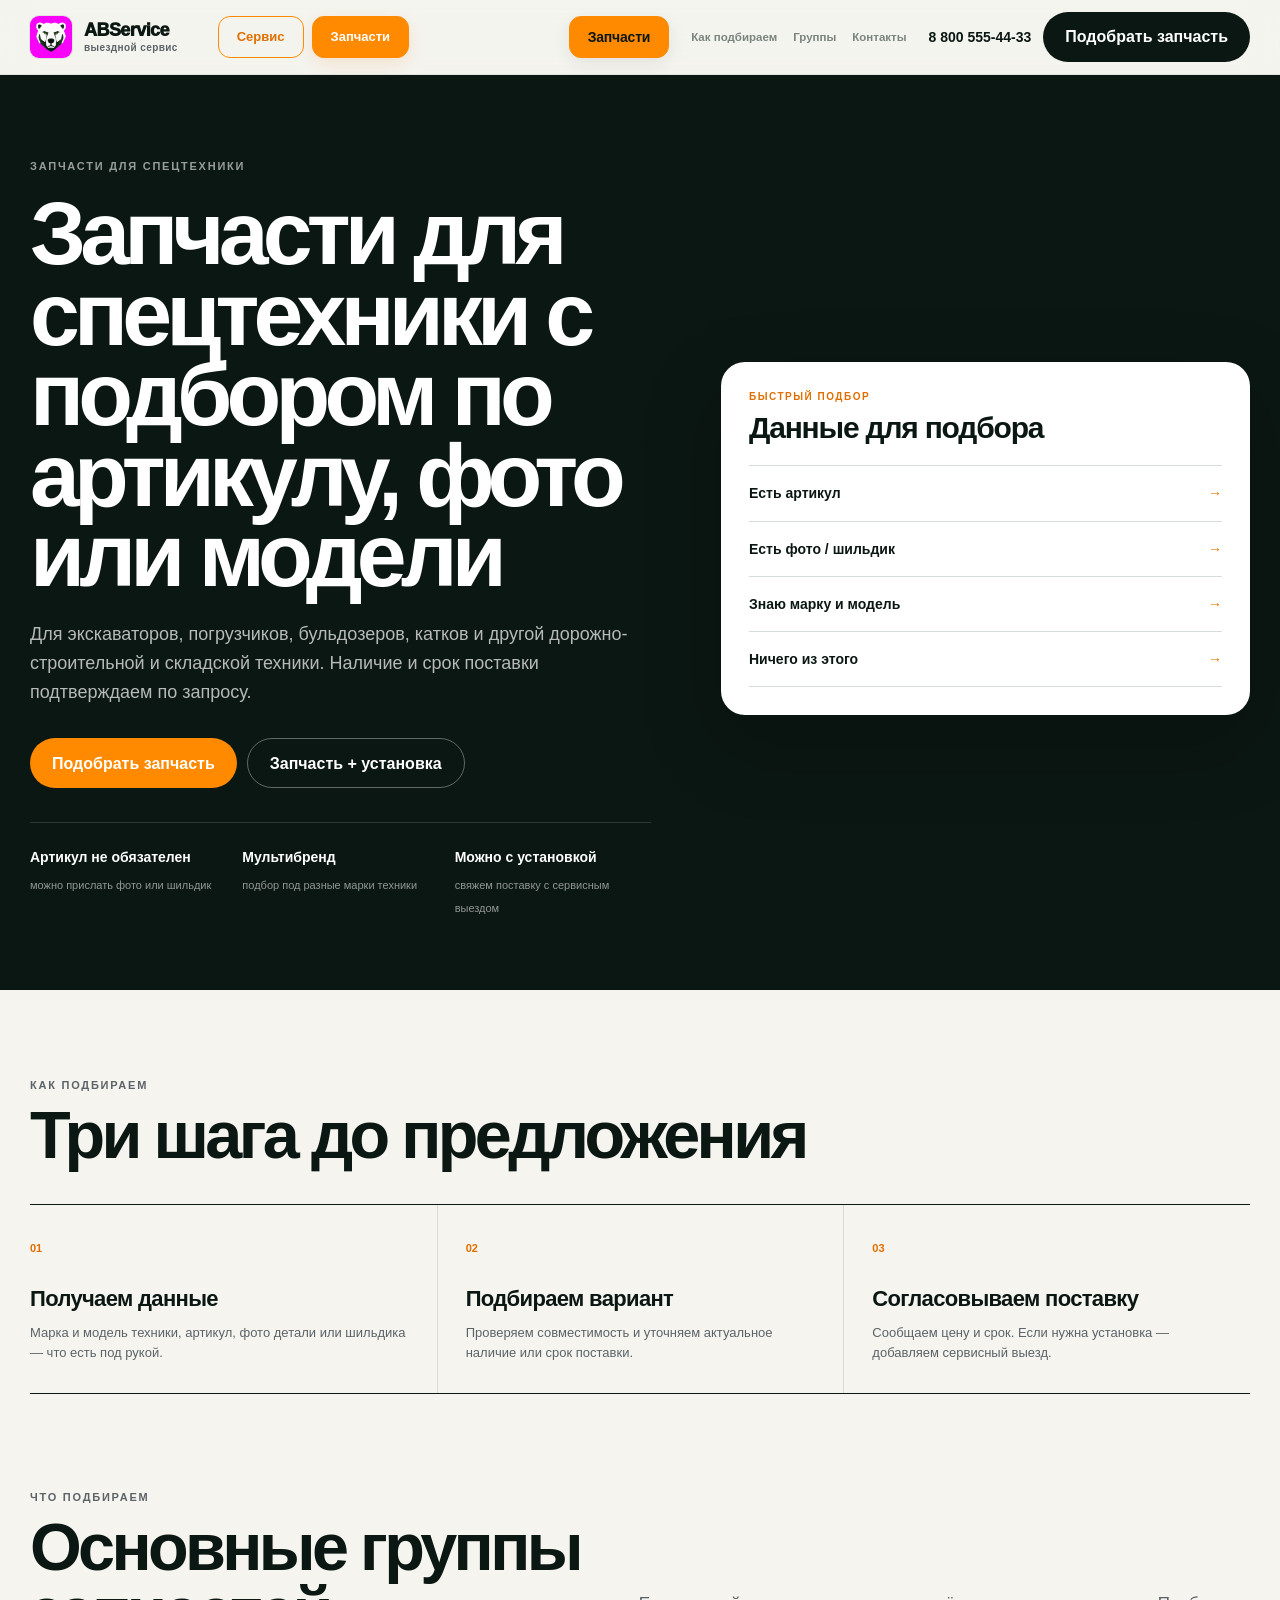
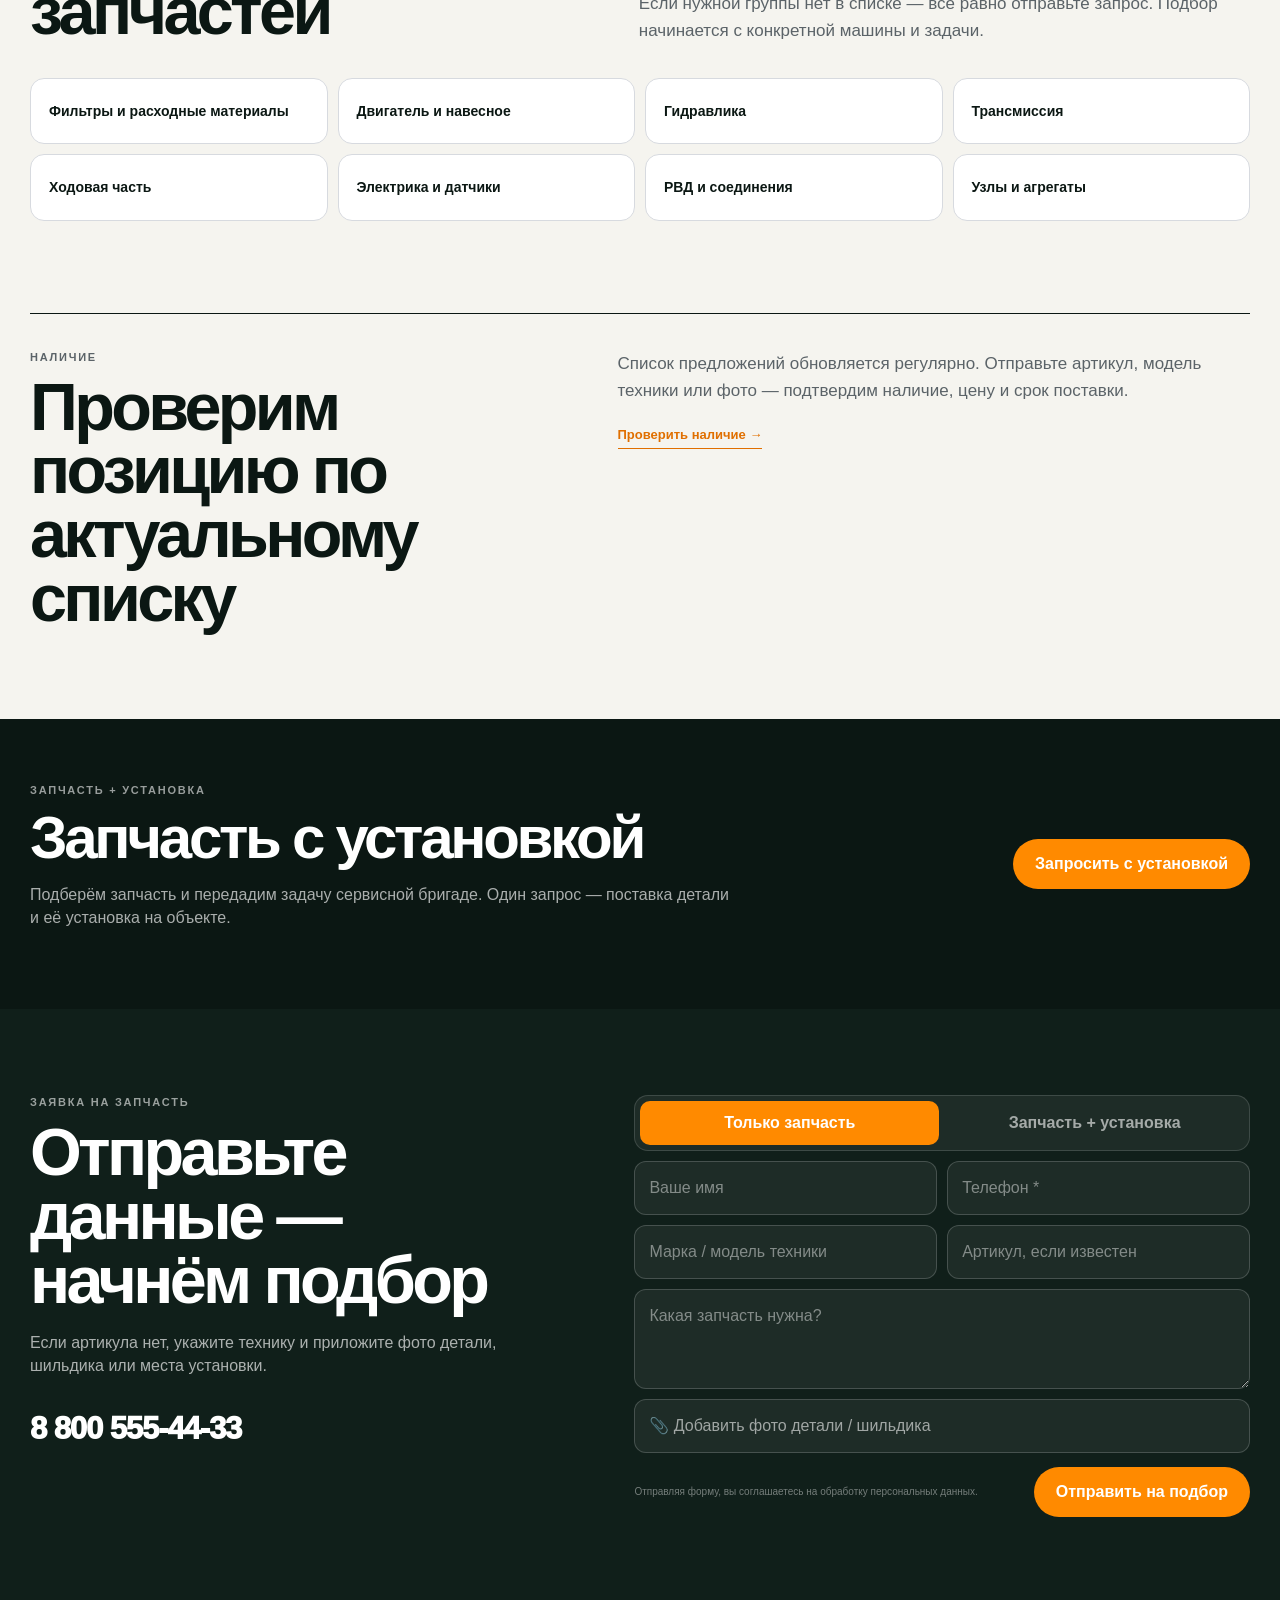
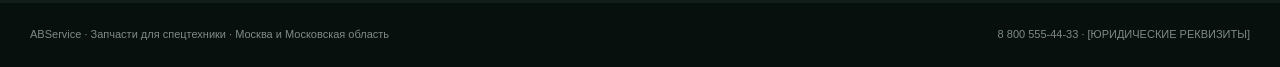
<file: parts/index.html>
<!doctype html>
<html lang="ru">
<head>
  <meta charset="utf-8">
  <meta name="viewport" content="width=device-width,initial-scale=1,viewport-fit=cover">
  <meta name="theme-color" content="#0b1713">
  <meta name="description" content="ABService — подбор и поставка запчастей для дорожно-строительной и складской техники. Запчасти отдельно или с установкой на объекте в Москве и Московской области.">
  <title>Запчасти для спецтехники — ABService</title>
  <link rel="stylesheet" href="../site.css">
  <link rel="stylesheet" href="../parts.css">
  <link rel="stylesheet" href="../refinement.css">
</head>
<body>
<header>
  <div class="container nav-wrap">
    <a class="brand" href="../" aria-label="ABService">
      <img class="brand-logo" src="../abservice-logo.svg" alt="ABService">
      <span class="brand-text">ABService<small>выездной сервис</small></span>
    </a>
    <nav class="product-nav" aria-label="Основные направления">
      <a class="product-tab" href="../">Сервис</a>
      <a class="product-tab active" href="./" aria-current="page">Запчасти</a>
    </nav>
    <nav class="nav secondary-nav" aria-label="Дополнительная навигация">
      <a href="#how">Как подбираем</a>
      <a href="#groups">Группы</a>
      <a href="#request">Контакты</a>
    </nav>
    <div class="nav-actions">
      <a class="phone" href="tel:88005554433">8 800 555-44-33</a>
      <a class="btn btn-dark" href="#request">Подобрать запчасть</a>
    </div>
  </div>
</header>

<main>
  <section class="parts-hero">
    <div class="container parts-hero-grid">
      <div>
        <div class="eyebrow light">Запчасти для спецтехники</div>
        <h1>Запчасти для спецтехники с подбором по артикулу, фото или модели</h1>
        <p>Для экскаваторов, погрузчиков, бульдозеров, катков и другой дорожно-строительной и складской техники. Наличие и срок поставки подтверждаем по запросу.</p>
        <div class="hero-actions">
          <a class="btn btn-accent" href="#request" data-mode="part">Подобрать запчасть</a>
          <a class="btn btn-outline" href="#request" data-mode="install">Запчасть + установка</a>
        </div>
        <div class="parts-hero-meta">
          <div><strong>Артикул не обязателен</strong><span>можно прислать фото или шильдик</span></div>
          <div><strong>Мультибренд</strong><span>подбор под разные марки техники</span></div>
          <div><strong>Можно с установкой</strong><span>свяжем поставку с сервисным выездом</span></div>
        </div>
      </div>
      <div class="parts-hero-panel">
        <div class="parts-panel-kicker">Быстрый подбор</div>
        <h2>Данные для подбора</h2>
        <div class="parts-option-list">
          <a href="#request" data-mode="part" data-hint="Есть артикул запчасти">Есть артикул <span>→</span></a>
          <a href="#request" data-mode="part" data-hint="Есть фото запчасти или шильдика">Есть фото / шильдик <span>→</span></a>
          <a href="#request" data-mode="part" data-hint="Знаю марку и модель техники">Знаю марку и модель <span>→</span></a>
          <a href="#request" data-mode="part" data-hint="Нужна помощь с подбором запчасти">Ничего из этого <span>→</span></a>
        </div>
      </div>
    </div>
  </section>

  <section class="parts-how" id="how">
    <div class="container">
      <div class="eyebrow">Как подбираем</div>
      <h2 class="section-title">Три шага до предложения</h2>
      <div class="parts-steps">
        <article><b>01</b><h3>Получаем данные</h3><p>Марка и модель техники, артикул, фото детали или шильдика — что есть под рукой.</p></article>
        <article><b>02</b><h3>Подбираем вариант</h3><p>Проверяем совместимость и уточняем актуальное наличие или срок поставки.</p></article>
        <article><b>03</b><h3>Согласовываем поставку</h3><p>Сообщаем цену и срок. Если нужна установка — добавляем сервисный выезд.</p></article>
      </div>
    </div>
  </section>

  <section class="parts-groups" id="groups">
    <div class="container">
      <div class="parts-groups-head">
        <div>
          <div class="eyebrow">Что подбираем</div>
          <h2 class="section-title">Основные группы запчастей</h2>
        </div>
        <p class="section-lead">Если нужной группы нет в списке — всё равно отправьте запрос. Подбор начинается с конкретной машины и задачи.</p>
      </div>
      <div class="parts-groups-grid">
        <div>Фильтры и расходные материалы</div>
        <div>Двигатель и навесное</div>
        <div>Гидравлика</div>
        <div>Трансмиссия</div>
        <div>Ходовая часть</div>
        <div>Электрика и датчики</div>
        <div>РВД и соединения</div>
        <div>Узлы и агрегаты</div>
      </div>
    </div>
  </section>

  <section class="parts-stock">
    <div class="container parts-stock-grid">
      <div>
        <div class="eyebrow">Наличие</div>
        <h2 class="section-title">Проверим позицию по актуальному списку</h2>
      </div>
      <div>
        <p class="section-lead">Список предложений обновляется регулярно. Отправьте артикул, модель техники или фото — подтвердим наличие, цену и срок поставки.</p>
        <a class="parts-stock-link" href="#request" data-mode="part">Проверить наличие →</a>
      </div>
    </div>
  </section>

  <section class="parts-install">
    <div class="container parts-install-grid">
      <div>
        <div class="eyebrow light">Запчасть + установка</div>
        <h2 class="section-title">Запчасть с установкой</h2>
        <p>Подберём запчасть и передадим задачу сервисной бригаде. Один запрос — поставка детали и её установка на объекте.</p>
      </div>
      <a class="btn btn-accent" href="#request" data-mode="install">Запросить с установкой</a>
    </div>
  </section>

  <section class="parts-request" id="request">
    <div class="container cta-grid">
      <div>
        <div class="eyebrow light">Заявка на запчасть</div>
        <h2 class="section-title">Отправьте данные — начнём подбор</h2>
        <p class="cta-copy">Если артикула нет, укажите технику и приложите фото детали, шильдика или места установки.</p>
        <a class="cta-phone" href="tel:88005554433">8 800 555-44-33</a>
      </div>
      <form class="form" id="partsForm">
        <input type="hidden" name="mode" id="partsMode" value="Только запчасть">
        <div class="mode-switch" role="group" aria-label="Тип заявки">
          <button type="button" class="mode-btn active" data-mode="part">Только запчасть</button>
          <button type="button" class="mode-btn" data-mode="install">Запчасть + установка</button>
        </div>
        <input class="field" name="name" placeholder="Ваше имя">
        <input class="field" name="phone" type="tel" required placeholder="Телефон *">
        <input class="field" name="machine" placeholder="Марка / модель техники">
        <input class="field" name="article" placeholder="Артикул, если известен">
        <textarea class="field" name="part" id="partRequest" placeholder="Какая запчасть нужна?"></textarea>
        <label class="field upload-field">📎 Добавить фото детали / шильдика<input type="file" accept="image/*" multiple hidden></label>
        <div class="form-row">
          <div class="consent">Отправляя форму, вы соглашаетесь на обработку персональных данных.</div>
          <button class="btn btn-accent" type="submit">Отправить на подбор</button>
        </div>
        <div class="status" id="partsStatus">Заявка сформирована. Для срочного запроса можно позвонить: 8 800 555-44-33.</div>
      </form>
    </div>
  </section>
</main>

<footer>
  <div class="container footer-grid">
    <span>ABService · Запчасти для спецтехники · Москва и Московская область</span>
    <span>8 800 555-44-33 · [ЮРИДИЧЕСКИЕ РЕКВИЗИТЫ]</span>
  </div>
</footer>

<div class="mobile-cta">
  <a class="mobile-side" href="tel:88005554433">Позвонить</a>
  <a class="mobile-main" href="#request" data-mode="part">Подобрать</a>
  <a class="mobile-side" href="#request" data-mode="install">+ установка</a>
</div>
<script src="../parts.js"></script>
</body>
</html>
</file>
<file: site.css>
:root{--ink:#0b1713;--ink2:#1a1f21;--graphite:#333a3f;--paper:#f5f4ef;--white:#fff;--muted:#5b6368;--muted-light:#8f969c;--line:#d7dadf;--accent:#ff8a00;--accent-dark:#e06f00;--accent-light:#ffb347;--accent-soft:#fff1de;--success:#22c55e;--info:#3b82f6;--warning:#f59e0b;--error:#ef4444;--max:1220px;--r:22px}*{box-sizing:border-box}html{scroll-behavior:smooth;-webkit-text-size-adjust:100%}body{margin:0;font-family:Inter,-apple-system,BlinkMacSystemFont,"Segoe UI",Roboto,Arial,sans-serif;background:var(--paper);color:var(--ink);line-height:1.45}a{color:inherit;text-decoration:none}button,input,textarea{font:inherit}button{cursor:pointer}img{display:block;width:100%}.container{width:min(var(--max),calc(100% - 48px));margin:auto}.eyebrow{font-size:11px;text-transform:uppercase;letter-spacing:.16em;font-weight:900;color:var(--accent-dark)}.eyebrow.light{color:var(--accent-light)}.section-title{font-size:clamp(38px,5.2vw,68px);line-height:.96;letter-spacing:-.055em;margin:10px 0 0;max-width:880px}.section-lead{max-width:710px;margin:18px 0 0;font-size:17px;color:var(--muted);line-height:1.6}.btn{border:0;border-radius:999px;min-height:50px;padding:0 22px;display:inline-flex;align-items:center;justify-content:center;gap:9px;font-weight:850;transition:.18s ease}.btn:hover{transform:translateY(-1px)}.btn-dark{background:var(--ink);color:#fff}.btn-dark:hover{background:var(--graphite)}.btn-light{background:#fff;color:var(--ink)}.btn-accent{background:var(--accent);color:#fff}.btn-accent:hover{background:var(--accent-dark)}.btn-outline{background:transparent;color:#fff;border:1px solid rgba(255,255,255,.35)}.btn-outline:hover{border-color:var(--accent-light);color:var(--accent-light)}header{position:sticky;top:0;z-index:80;background:rgba(245,244,239,.91);backdrop-filter:blur(16px);border-bottom:1px solid rgba(11,23,19,.07)}.nav-wrap{min-height:74px;display:flex;align-items:center;gap:28px}.brand{display:flex;align-items:center;gap:12px;font-weight:950;letter-spacing:-.035em;white-space:nowrap}.brand-logo{width:42px;height:42px;border-radius:9px;object-fit:cover;box-shadow:0 0 0 1px rgba(11,23,19,.08)}.brand-text{font-size:18px;line-height:1}.brand-text small{display:block;margin-top:4px;font-size:10px;font-weight:750;color:var(--muted);letter-spacing:.04em}.nav{margin-left:auto;display:flex;gap:23px;font-size:13px;font-weight:760;color:var(--muted)}.nav a{transition:color .18s ease}.nav a:hover{color:var(--accent-dark)}.nav-actions{display:flex;align-items:center;gap:14px}.phone{font-weight:900;white-space:nowrap;font-size:14px}.hero{background:var(--ink);color:#fff}.hero-grid{display:grid;grid-template-columns:minmax(0,.92fr) minmax(440px,1.08fr);min-height:680px}.hero-copy{padding:92px 64px 84px max(24px,calc((100vw - var(--max))/2));display:flex;flex-direction:column;justify-content:center}.hero h1{font-size:clamp(58px,7.4vw,100px);line-height:.89;letter-spacing:-.07em;margin:20px 0 26px;max-width:780px}.hero p{font-size:18px;color:rgba(255,255,255,.7);max-width:620px;margin:0;line-height:1.58}.hero-actions{display:flex;flex-wrap:wrap;gap:10px;margin-top:32px}.hero-meta{display:flex;gap:24px;flex-wrap:wrap;margin-top:38px;padding-top:26px;border-top:1px solid rgba(255,255,255,.14)}.hero-meta div{font-size:12px;color:rgba(255,255,255,.56)}.hero-meta strong{display:block;font-size:14px;color:#fff;margin-bottom:3px}.hero-photo{min-height:680px;background-image:linear-gradient(180deg,rgba(11,23,19,.02),rgba(11,23,19,.18)),url("https://images.unsplash.com/photo-1772550833252-b570dcc0ec5c?auto=format&fit=crop&w=1800&q=82");background-size:cover;background-position:center;position:relative}.hero-photo:after{content:"";position:absolute;inset:0;box-shadow:inset 22px 0 40px rgba(11,23,19,.15)}.photo-label{position:absolute;right:24px;bottom:24px;z-index:2;background:rgba(11,23,19,.78);backdrop-filter:blur(10px);color:#fff;border-radius:999px;padding:9px 13px;font-size:11px;font-weight:800}.intro{padding:94px 0 76px}.intro-grid{display:grid;grid-template-columns:.78fr 1.22fr;gap:80px;align-items:start}.intro-copy{font-size:27px;line-height:1.24;letter-spacing:-.035em;margin:0}.intro-side{display:grid;grid-template-columns:repeat(3,1fr);gap:14px}.metric{border-top:1px solid var(--ink);padding-top:14px}.metric strong{font-size:18px;display:block;letter-spacing:-.02em}.metric span{font-size:12px;color:var(--muted);display:block;margin-top:5px}.services{padding:30px 0 96px}.services-head{display:flex;align-items:end;justify-content:space-between;gap:30px;margin-bottom:34px}.services-head .section-lead{margin-bottom:6px}.service-grid{display:grid;grid-template-columns:1fr 1fr;gap:16px}.service-card{min-height:520px;border-radius:var(--r);overflow:hidden;position:relative;background:#222;color:#fff;isolation:isolate}.service-card.small{min-height:440px}.service-card img{position:absolute;inset:0;height:100%;object-fit:cover;z-index:-2;transition:transform .5s ease}.service-card:hover img{transform:scale(1.025)}.service-card:after{content:"";position:absolute;inset:0;background:linear-gradient(180deg,rgba(0,0,0,.04) 25%,rgba(0,0,0,.78) 100%);z-index:-1}.service-content{position:absolute;left:0;right:0;bottom:0;padding:34px}.service-num{font-size:11px;letter-spacing:.12em;text-transform:uppercase;color:var(--accent-light);font-weight:850}.service-card h3{font-size:36px;line-height:1;letter-spacing:-.045em;margin:10px 0 12px}.service-card p{max-width:540px;font-size:14px;color:rgba(255,255,255,.78);margin:0}.service-link{display:inline-flex;align-items:center;gap:8px;font-size:12px;font-weight:900;margin-top:22px;border-bottom:1px solid var(--accent-light);color:var(--accent-light);padding-bottom:3px}.price-strip{background:#fff;border-top:1px solid var(--line);border-bottom:1px solid var(--line)}.price-grid{display:grid;grid-template-columns:1.35fr repeat(3,1fr);align-items:stretch}.price-cell{padding:28px 22px;border-left:1px solid var(--line)}.price-cell:first-child{border-left:0;padding-left:0}.price-label{font-size:11px;color:var(--muted);margin-bottom:6px}.price-val{font-weight:900;font-size:20px;letter-spacing:-.03em}.price-copy{font-size:14px;color:var(--muted);max-width:400px}.team{padding:96px 0}.team-grid{display:grid;grid-template-columns:1.1fr .9fr;border-radius:26px;overflow:hidden;background:var(--ink);color:#fff;min-height:590px}.team-photo{background:url("https://images.unsplash.com/photo-1763328044360-7a2ac98efe6c?auto=format&fit=crop&w=1800&q=80") center/cover no-repeat;min-height:590px}.team-copy{padding:58px;display:flex;flex-direction:column;justify-content:center}.team-copy .section-title{font-size:clamp(40px,4.6vw,58px)}.team-copy p{color:rgba(255,255,255,.68);font-size:16px;line-height:1.65;margin:18px 0 0}.team-points{display:grid;grid-template-columns:1fr 1fr;gap:18px;margin-top:34px}.team-point{border-top:1px solid rgba(255,255,255,.2);padding-top:14px}.team-point strong{display:block;font-size:15px;margin-bottom:4px}.team-point span{font-size:12px;color:rgba(255,255,255,.55)}.advantages{padding:20px 0 96px}.adv-grid{display:grid;grid-template-columns:repeat(4,1fr);gap:0;margin-top:38px;border-top:1px solid var(--ink);border-bottom:1px solid var(--ink)}.adv{padding:30px 26px 34px;border-left:1px solid var(--line)}.adv:first-child{border-left:0;padding-left:0}.adv:last-child{padding-right:0}.adv b{display:block;font-size:12px;color:var(--accent-dark);margin-bottom:28px}.adv h3{font-size:20px;letter-spacing:-.03em;margin:0 0 8px}.adv p{font-size:13px;color:var(--muted);margin:0;line-height:1.55}.gallery{padding:0 0 100px}.gallery-head{display:flex;justify-content:space-between;align-items:end;gap:30px;margin-bottom:28px}.gallery-grid{display:grid;grid-template-columns:1.18fr .82fr;grid-template-rows:310px 310px;gap:14px}.gallery-item{border-radius:18px;overflow:hidden;position:relative}.gallery-item:first-child{grid-row:1/3}.gallery-item img{width:100%;height:100%;object-fit:cover;transition:transform .45s ease}.gallery-item:hover img{transform:scale(1.02)}.gallery-cap{position:absolute;left:14px;bottom:14px;background:rgba(11,23,19,.82);color:#fff;padding:8px 11px;border-radius:999px;font-size:10px;font-weight:850;backdrop-filter:blur(8px);border:1px solid rgba(255,138,0,.45)}.cta{background:var(--ink);color:#fff;padding:86px 0}.cta-grid{display:grid;grid-template-columns:.92fr 1.08fr;gap:80px;align-items:start}.cta .section-title{font-size:clamp(46px,6vw,76px)}.cta-copy{font-size:16px;color:rgba(255,255,255,.65);max-width:540px;margin-top:18px}.cta-phone{font-size:31px;font-weight:950;letter-spacing:-.035em;margin-top:30px;display:block}.form{display:grid;grid-template-columns:1fr 1fr;gap:10px}.field{min-height:54px;border:1px solid rgba(255,255,255,.18);background:rgba(255,255,255,.06);color:#fff;border-radius:12px;padding:0 14px;outline:none}.field::placeholder{color:rgba(255,255,255,.45)}.field:focus{border-color:var(--accent);box-shadow:0 0 0 3px rgba(255,138,0,.12)}textarea.field{grid-column:1/-1;min-height:100px;padding:14px;resize:vertical}.form-row{grid-column:1/-1;display:flex;align-items:center;justify-content:space-between;gap:16px;margin-top:4px}.consent{font-size:10px;color:rgba(255,255,255,.42);max-width:350px}.status{display:none;grid-column:1/-1;background:rgba(34,197,94,.12);border:1px solid rgba(34,197,94,.35);color:#baf7ca;padding:12px 14px;border-radius:11px;font-size:13px}footer{background:#07100d;color:rgba(255,255,255,.5);padding:24px 0;font-size:11px}.footer-grid{display:flex;justify-content:space-between;gap:20px;flex-wrap:wrap}.credits a{text-decoration:underline;text-underline-offset:2px}.mobile-cta{display:none;position:fixed;left:0;right:0;bottom:0;z-index:90;padding:7px 9px calc(7px + env(safe-area-inset-bottom));background:rgba(255,255,255,.95);backdrop-filter:blur(14px);border-top:1px solid var(--line);grid-template-columns:.85fr 1.3fr .85fr;gap:6px}.mobile-cta a,.mobile-cta button{border:0;min-height:48px;border-radius:12px;font-size:11px;font-weight:900;display:flex;align-items:center;justify-content:center}.mobile-side{background:#edf0ec;color:var(--ink)}.mobile-main{background:var(--accent);color:#fff}@media(max-width:1020px){.nav{display:none}.hero-grid{grid-template-columns:1fr}.hero-copy{padding:70px 28px}.hero-photo{min-height:520px}.intro-grid,.team-grid,.cta-grid{grid-template-columns:1fr}.intro-side{margin-top:10px}.team-photo{min-height:470px}.team-copy{padding:44px}.adv-grid{grid-template-columns:1fr 1fr}.adv:nth-child(3){border-left:0}.price-grid{grid-template-columns:1fr 1fr}.price-cell:nth-child(3){border-left:0}.price-cell:first-child{padding-left:22px}}@media(max-width:700px){body{padding-bottom:70px}.container{width:min(var(--max),calc(100% - 28px))}.nav-wrap{min-height:60px}.brand-logo{width:35px;height:35px}.brand-text{font-size:15px}.nav-actions .btn{display:none}.phone{font-size:12px}.hero-copy{padding:48px 22px 42px}.hero h1{font-size:52px}.hero p{font-size:15px}.hero-photo{min-height:410px}.hero-actions{display:grid}.hero-actions .btn{width:100%}.hero-meta{gap:14px}.hero-meta div{width:calc(50% - 8px)}.intro{padding:64px 0 54px}.intro-grid{gap:38px}.intro-copy{font-size:22px}.intro-side{grid-template-columns:1fr}.services{padding-bottom:68px}.services-head,.gallery-head{display:block}.service-grid{grid-template-columns:1fr}.service-card,.service-card.small{min-height:430px}.service-card h3{font-size:31px}.service-content{padding:24px}.price-grid{grid-template-columns:1fr}.price-cell{border-left:0;border-top:1px solid var(--line);padding:20px 0}.price-cell:first-child{padding:20px 0;border-top:0}.team{padding:68px 0}.team-photo{min-height:370px}.team-copy{padding:28px 22px}.team-points{grid-template-columns:1fr}.advantages{padding-bottom:68px}.adv-grid{grid-template-columns:1fr}.adv,.adv:first-child,.adv:last-child{border-left:0;border-top:1px solid var(--line);padding:24px 0}.adv:first-child{border-top:0}.gallery{padding-bottom:70px}.gallery-grid{grid-template-columns:1fr;grid-template-rows:380px 260px 260px}.gallery-item:first-child{grid-row:auto}.cta{padding:64px 0}.cta-grid{gap:38px}.form{grid-template-columns:1fr}textarea.field,.form-row,.status{grid-column:auto}.form-row{display:grid}.form-row .btn{width:100%}.mobile-cta{display:grid}}
</file>
<file: parts.css>
.parts-hero{background:var(--ink);color:#fff;padding:84px 0 72px}
.parts-hero-grid{display:grid;grid-template-columns:1.08fr .92fr;gap:70px;align-items:center}
.parts-hero h1{font-size:clamp(52px,7vw,92px);line-height:.9;letter-spacing:-.065em;margin:18px 0 24px;max-width:850px}
.parts-hero p{font-size:18px;color:rgba(255,255,255,.7);max-width:690px;line-height:1.6}
.parts-hero-meta{display:grid;grid-template-columns:repeat(3,1fr);gap:16px;margin-top:34px;padding-top:24px;border-top:1px solid rgba(255,255,255,.14)}
.parts-hero-meta strong{display:block;font-size:14px;margin-bottom:4px}.parts-hero-meta span{font-size:11px;color:rgba(255,255,255,.55)}
.parts-hero-panel{background:#fff;color:var(--ink);border-radius:24px;padding:28px;box-shadow:0 28px 80px rgba(0,0,0,.22)}
.parts-panel-kicker{font-size:10px;font-weight:900;letter-spacing:.15em;text-transform:uppercase;color:var(--accent-dark)}
.parts-hero-panel h2{font-size:30px;line-height:1;letter-spacing:-.04em;margin:9px 0 22px}
.parts-option-list{display:grid;border-top:1px solid var(--line)}
.parts-option-list a{display:flex;justify-content:space-between;gap:18px;padding:17px 0;border-bottom:1px solid var(--line);font-size:14px;font-weight:850;transition:color .18s ease}
.parts-option-list a:hover{color:var(--accent-dark)}
.parts-option-list span{color:var(--accent-dark)}
.parts-how{padding:88px 0}
.parts-steps{display:grid;grid-template-columns:repeat(3,1fr);gap:0;margin-top:36px;border-top:1px solid var(--ink);border-bottom:1px solid var(--ink)}
.parts-steps article{padding:30px 28px;border-left:1px solid var(--line)}.parts-steps article:first-child{border-left:0;padding-left:0}
.parts-steps b{font-size:11px;color:var(--accent-dark)}.parts-steps h3{font-size:22px;letter-spacing:-.03em;margin:25px 0 8px}.parts-steps p{font-size:13px;color:var(--muted);margin:0;line-height:1.55}
.parts-groups{padding:8px 0 92px}.parts-groups-head{display:flex;justify-content:space-between;gap:40px;align-items:end}.parts-groups-grid{display:grid;grid-template-columns:repeat(4,1fr);gap:10px;margin-top:34px}.parts-groups-grid div{background:#fff;border:1px solid var(--line);border-radius:14px;padding:22px 18px;font-weight:850;font-size:14px}
.parts-install{background:var(--ink);color:#fff;padding:64px 0}.parts-install-grid{display:grid;grid-template-columns:1fr auto;gap:50px;align-items:center}.parts-install .section-title{font-size:clamp(40px,5vw,60px)}.parts-install p{color:rgba(255,255,255,.65);max-width:700px;font-size:16px}
.parts-request{background:#101f1a;color:#fff;padding:86px 0}.mode-switch{grid-column:1/-1;display:grid;grid-template-columns:1fr 1fr;gap:6px;background:rgba(255,255,255,.06);border:1px solid rgba(255,255,255,.14);border-radius:14px;padding:5px}.mode-btn{min-height:44px;border:0;border-radius:10px;background:transparent;color:rgba(255,255,255,.6);font-weight:850}.mode-btn.active{background:var(--accent);color:#fff}.upload-field{display:flex;align-items:center;cursor:pointer;color:rgba(255,255,255,.58);grid-column:1/-1}
.parts-stock{padding:0 0 88px}.parts-stock-grid{display:grid;grid-template-columns:.9fr 1.1fr;gap:70px;border-top:1px solid var(--ink);padding-top:36px}.parts-stock .section-lead{margin-top:0}.parts-stock-link{display:inline-block;margin-top:22px;font-size:13px;font-weight:900;border-bottom:1px solid var(--accent-dark);color:var(--accent-dark);padding-bottom:3px}
@media(max-width:1020px){.parts-hero-grid{grid-template-columns:1fr}.parts-groups-grid{grid-template-columns:1fr 1fr}.parts-install-grid{grid-template-columns:1fr}.parts-stock-grid{grid-template-columns:1fr;gap:26px}}
@media(max-width:700px){.parts-hero{padding:48px 0}.parts-hero h1{font-size:50px}.parts-hero-meta{grid-template-columns:1fr}.parts-steps{grid-template-columns:1fr}.parts-steps article,.parts-steps article:first-child{border-left:0;border-top:1px solid var(--line);padding:24px 0}.parts-steps article:first-child{border-top:0}.parts-groups-head{display:block}.parts-groups-grid{grid-template-columns:1fr}.parts-install{padding:52px 0}.mode-switch{grid-template-columns:1fr}.upload-field{grid-column:auto}.parts-stock{padding-bottom:64px}}
</file>
<file: refinement.css>
/* Final visual refinement: product navigation, quieter accents, service hierarchy */

/* Header: two primary business directions */
.nav-wrap{gap:18px}
.product-nav{display:flex;align-items:center;gap:8px;margin-left:22px;white-space:nowrap}
.product-tab{min-height:42px;padding:0 18px;border:1px solid var(--accent);border-radius:12px;display:inline-flex;align-items:center;justify-content:center;font-size:13px;font-weight:900;color:var(--accent-dark);background:transparent;transition:.18s ease}
.product-tab:hover{background:var(--accent-soft);color:var(--accent-dark)}
.product-tab.active{background:var(--accent);border-color:var(--accent);color:#fff;box-shadow:0 6px 18px rgba(224,111,0,.14)}
.secondary-nav{margin-left:auto;gap:18px;font-size:12px;font-weight:720;color:var(--muted)}
.secondary-nav a{transition:color .18s ease}
.secondary-nav a:hover{color:var(--ink)}
.nav-actions{gap:12px}

/* Orange is reserved for actions and active states */
.eyebrow{color:var(--muted)}
.eyebrow.light{color:rgba(255,255,255,.58)}
.service-num{color:rgba(255,255,255,.62)}
.service-link{color:#fff;border-bottom-color:rgba(255,255,255,.5)}
.service-link:hover{color:var(--accent-light);border-bottom-color:var(--accent-light)}
.adv b{color:var(--muted)}
.gallery-cap{border:0}

/* More restrained hero typography */
.hero h1{font-size:clamp(54px,6.6vw,88px);line-height:.92;letter-spacing:-.058em;max-width:760px}

/* Three clear service directions */
.service-grid.service-grid-three{grid-template-columns:repeat(3,minmax(0,1fr));gap:16px}
.service-grid-three .service-card,.service-grid-three .service-card.small{min-height:500px}
.service-grid-three .service-card h3{font-size:32px}
.service-grid-three .service-content{padding:30px}

/* Parts becomes a separate business chapter */
.parts-promo{padding:72px 0;background:var(--accent-soft);border-top:1px solid #f1ddc5;border-bottom:1px solid #f1ddc5}
.parts-promo-grid{border-top:0;padding-top:0;align-items:center}
.parts-promo-side{border-top-color:rgba(11,23,19,.16)}
.parts-promo-item{border-bottom-color:rgba(11,23,19,.14)}
.parts-inline-link{transition:color .18s ease,border-color .18s ease}
.parts-inline-link:hover{color:var(--accent-dark);border-color:var(--accent-dark)}

@media(max-width:1120px){
  .secondary-nav{display:none}
  .product-nav{margin-left:auto}
}
@media(max-width:1020px){
  .service-grid.service-grid-three{grid-template-columns:1fr 1fr}
  .service-grid-three .service-card:last-child{grid-column:1/-1;min-height:420px}
}
@media(max-width:700px){
  .nav-wrap{min-height:auto;flex-wrap:wrap;padding:8px 0;gap:8px 10px}
  .brand{margin-right:auto}
  .brand-text small{display:none}
  .nav-actions{margin-left:auto}
  .nav-actions .phone{font-size:11px}
  .product-nav{order:3;width:100%;margin:0;display:grid;grid-template-columns:1fr 1fr;gap:7px}
  .product-tab{min-height:40px;padding:0 12px;border-radius:10px}
  .hero h1{font-size:48px;line-height:.94;letter-spacing:-.05em}
  .service-grid.service-grid-three{grid-template-columns:1fr}
  .service-grid-three .service-card:last-child{grid-column:auto;min-height:430px}
  .service-grid-three .service-card,.service-grid-three .service-card.small{min-height:430px}
  .parts-promo{padding:56px 0}
}
</file>
